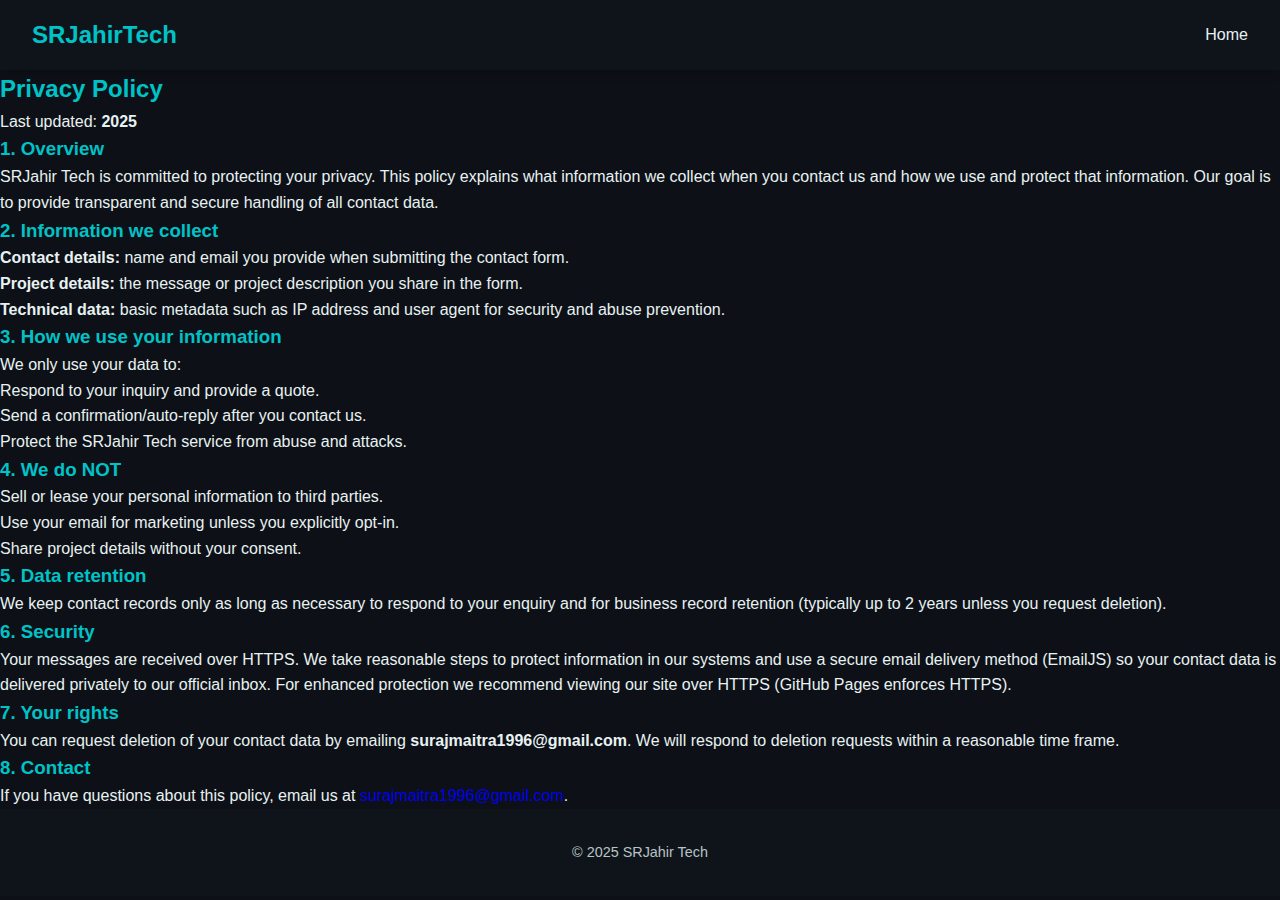
<file: privacy.html>
<!DOCTYPE html>
<html lang="en">
<head>
  <meta charset="utf-8" />
  <meta name="viewport" content="width=device-width,initial-scale=1" />
  <title>Privacy Policy — SRJahir Tech</title>
  <link rel="stylesheet" href="style.css" />
</head>
<body>
  <header class="nav">
    <h1 class="brand">SRJahir<span>Tech</span></h1>
    <nav class="nav-links">
      <a href="index.html">Home</a>
    </nav>
  </header>

  <main class="policy">
    <h2>Privacy Policy</h2>

    <p>Last updated: <strong>2025</strong></p>

    <h3>1. Overview</h3>
    <p>SRJahir Tech is committed to protecting your privacy. This policy explains what information we collect when you contact us and how we use and protect that information. Our goal is to provide transparent and secure handling of all contact data.</p>

    <h3>2. Information we collect</h3>
    <ul>
      <li><strong>Contact details:</strong> name and email you provide when submitting the contact form.</li>
      <li><strong>Project details:</strong> the message or project description you share in the form.</li>
      <li><strong>Technical data:</strong> basic metadata such as IP address and user agent for security and abuse prevention.</li>
    </ul>

    <h3>3. How we use your information</h3>
    <p>We only use your data to:</p>
    <ul>
      <li>Respond to your inquiry and provide a quote.</li>
      <li>Send a confirmation/auto-reply after you contact us.</li>
      <li>Protect the SRJahir Tech service from abuse and attacks.</li>
    </ul>

    <h3>4. We do NOT</h3>
    <ul>
      <li>Sell or lease your personal information to third parties.</li>
      <li>Use your email for marketing unless you explicitly opt-in.</li>
      <li>Share project details without your consent.</li>
    </ul>

    <h3>5. Data retention</h3>
    <p>We keep contact records only as long as necessary to respond to your enquiry and for business record retention (typically up to 2 years unless you request deletion).</p>

    <h3>6. Security</h3>
    <p>Your messages are received over HTTPS. We take reasonable steps to protect information in our systems and use a secure email delivery method (EmailJS) so your contact data is delivered privately to our official inbox. For enhanced protection we recommend viewing our site over HTTPS (GitHub Pages enforces HTTPS).</p>

    <h3>7. Your rights</h3>
    <p>You can request deletion of your contact data by emailing <strong>surajmaitra1996@gmail.com</strong>. We will respond to deletion requests within a reasonable time frame.</p>

    <h3>8. Contact</h3>
    <p>If you have questions about this policy, email us at <a href="mailto:surajmaitra1996@gmail.com">surajmaitra1996@gmail.com</a>.</p>
  </main>

  <footer>
    <p>© 2025 SRJahir Tech</p>
  </footer>
</body>
</html>
</file>
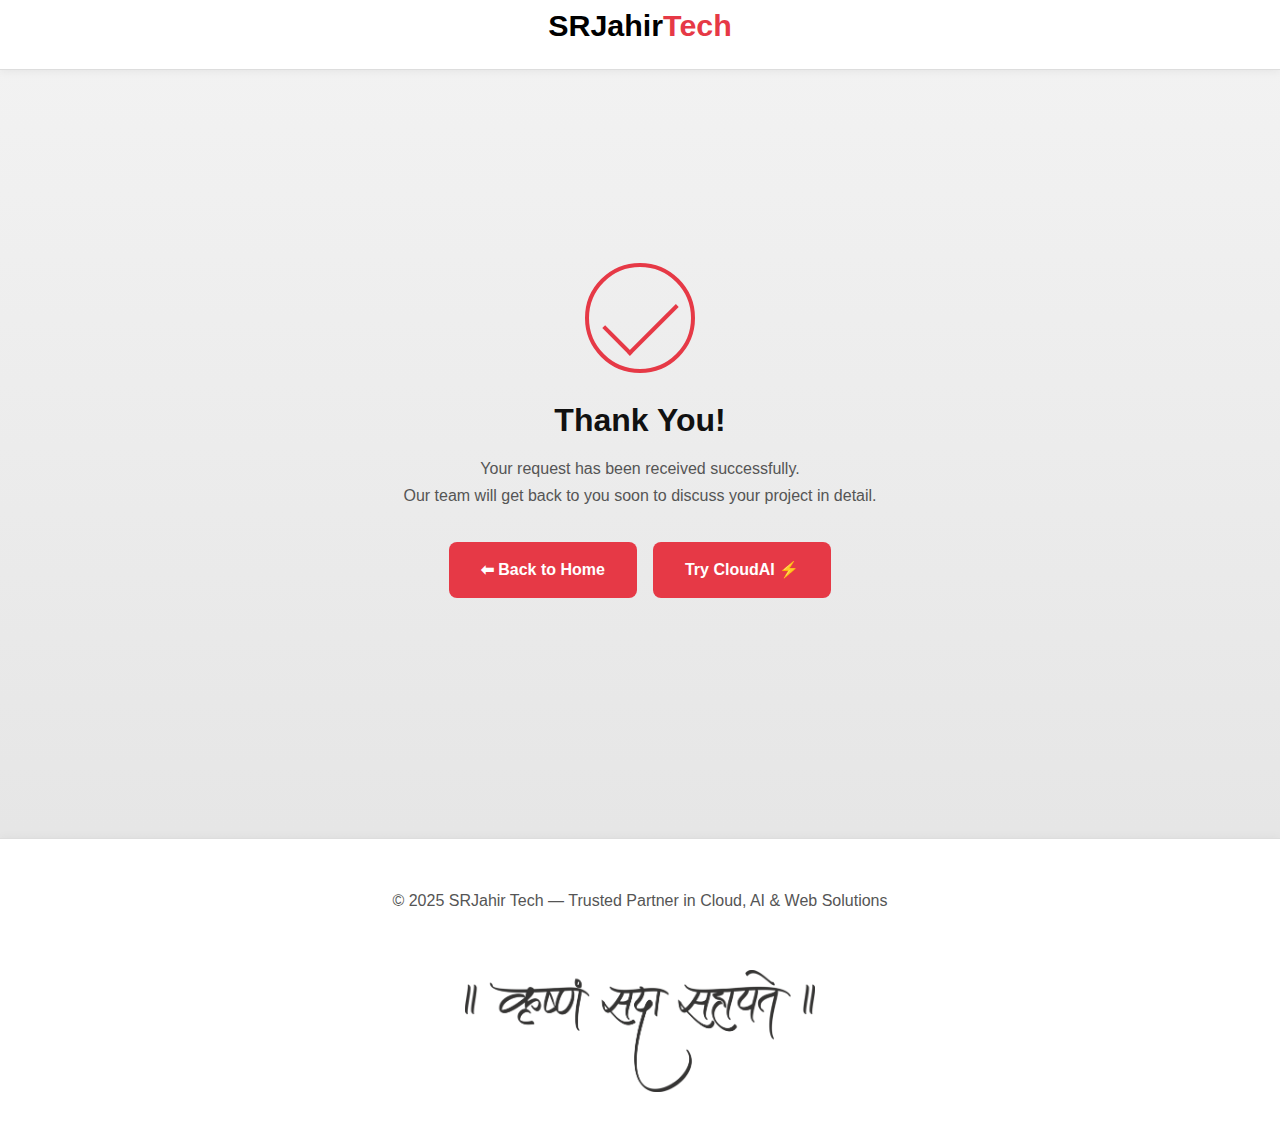
<file: success.html>
<!DOCTYPE html>
<html lang="en">
<head>
  <meta charset="UTF-8" />
  <meta name="viewport" content="width=device-width,initial-scale=1" />
  <meta name="theme-color" content="#ffffff" />
  <title>Request Received — SRJahir Tech</title>
  <link rel="icon" type="image/png" href="logo.png" />
  <link rel="stylesheet" href="assets/css/style.css" />

  <style>
    main {
      display: flex;
      flex-direction: column;
      align-items: center;
      justify-content: center;
      min-height: 80vh;
      text-align: center;
      padding: 2rem 1rem;
    }

    /* Circle + Checkmark */
    .checkmark {
      width: 110px;
      height: 110px;
      border-radius: 50%;
      border: 4px solid #e63946;
      display: flex;
      align-items: center;
      justify-content: center;
      position: relative;
      margin-bottom: 20px;
      animation: pop 0.6s ease forwards;
    }

    .checkmark::after {
      content: "";
      width: 35px;
      height: 65px;
      border-right: 4px solid #e63946;
      border-bottom: 4px solid #e63946;
      transform: rotate(45deg);
      animation: draw 0.6s ease forwards;
    }

    @keyframes draw {
      0% { transform: rotate(45deg) scale(0); opacity: 0; }
      100% { transform: rotate(45deg) scale(1); opacity: 1; }
    }

    @keyframes pop {
      0% { transform: scale(0.7); opacity: 0; }
      100% { transform: scale(1); opacity: 1; }
    }

    h1 {
      color: #111;
      margin-bottom: 0.5rem;
    }

    p {
      color: #555;
      max-width: 550px;
      margin: 0 auto 2rem auto;
    }

    .btns {
      display: flex;
      gap: 1rem;
      justify-content: center;
      flex-wrap: wrap;
    }

    footer {
      margin-top: 3rem;
      text-align: center;
    }
  </style>
</head>

<body>
  <header class="nav">
    <h1>SRJahir<span>Tech</span></h1>
  </header>

  <main>
    <div class="checkmark"></div>
    <h1>Thank You!</h1>
    <p>Your request has been received successfully.<br>
    Our team will get back to you soon to discuss your project in detail.</p>

    <div class="btns">
      <a href="index.html" class="btn">⬅ Back to Home</a>
      <a href="https://cloudai.srjahir.in" target="_blank" class="btn">Try CloudAI ⚡</a>
    </div>
  </main>

  <footer>
    <p>© 2025 SRJahir Tech — Trusted Partner in Cloud, AI & Web Solutions</p>
    <img src="sanskrit.png" alt="Sanskrit Design" class="footer-art" />
  </footer>
</body>
</html>
</file>
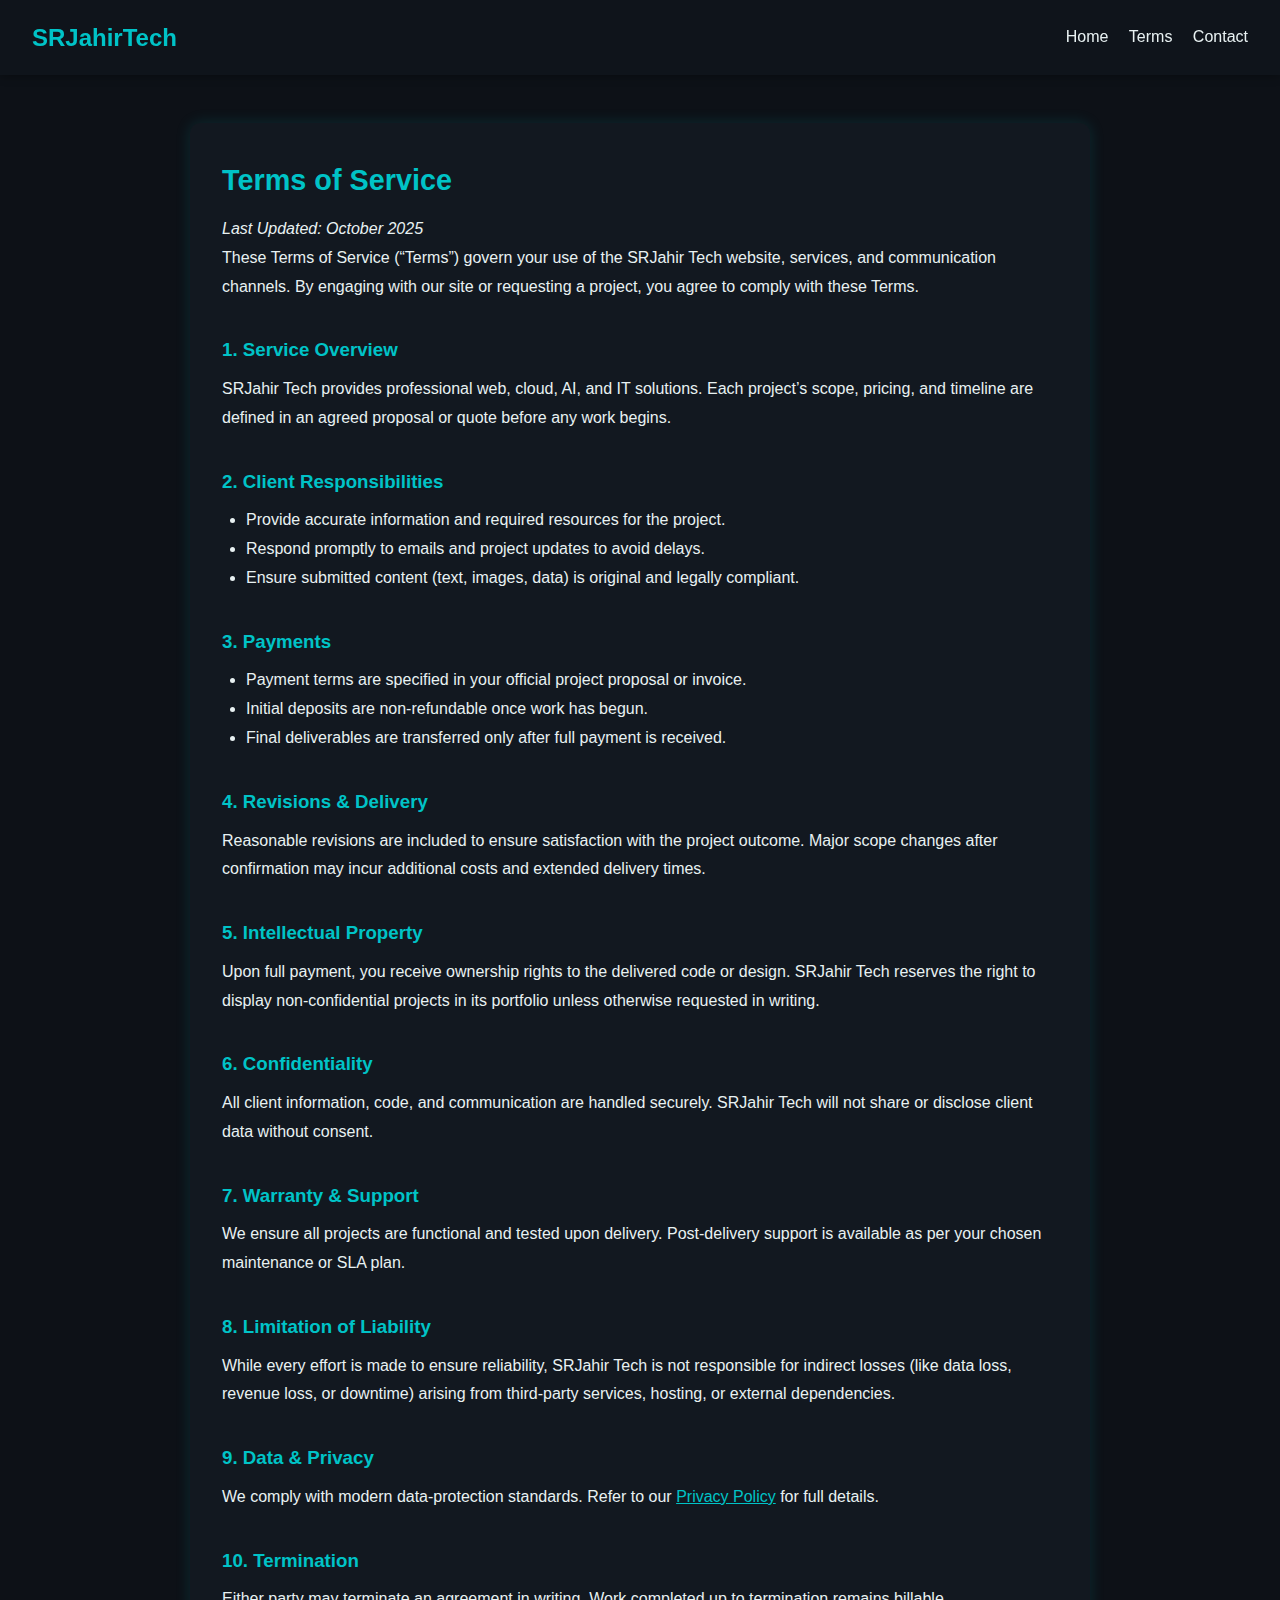
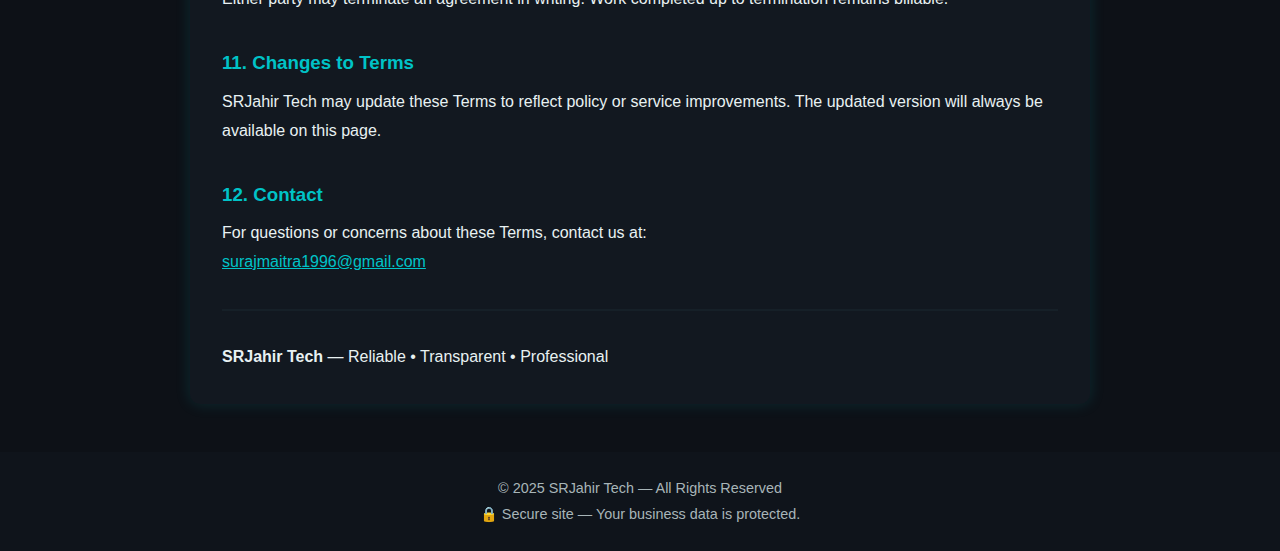
<file: terms.html>
<!DOCTYPE html>
<html lang="en">
<head>
  <meta charset="UTF-8" />
  <meta name="viewport" content="width=device-width,initial-scale=1" />
  <title>Terms of Service — SRJahir Tech</title>
  <link rel="icon" type="image/png" href="favicon.png" />
  <link rel="stylesheet" href="style.css" />

  <style>
    body {
      background: #0d1117;
      color: #e8f1f2;
      line-height: 1.8;
    }
    main.terms {
      max-width: 900px;
      margin: 3rem auto;
      padding: 2rem;
      background: #121820;
      border-radius: 10px;
      box-shadow: 0 0 15px rgba(0,195,199,0.15);
    }
    main.terms h2 {
      color: #00c3c7;
      font-size: 1.8rem;
      margin-bottom: 0.5rem;
    }
    main.terms h3 {
      color: #00c3c7;
      margin-top: 2rem;
      margin-bottom: 0.5rem;
    }
    main.terms a {
      color: #00c3c7;
      text-decoration: underline;
    }
    main.terms ul {
      list-style-type: disc;
      margin: 0.5rem 0 1rem 1.5rem;
      text-align: left;
    }
    footer {
      margin-top: 2rem;
      padding: 1.5rem;
      background: #0f141b;
      text-align: center;
      color: #a8b5b8;
    }
  </style>
</head>

<body>
  <!-- Navbar -->
  <header class="nav">
    <h1>SRJahir<span>Tech</span></h1>
    <nav>
      <a href="index.html">Home</a>
      <a href="#terms">Terms</a>
      <a href="mailto:surajmaitra1996@gmail.com?subject=TOS%20Query">Contact</a>
    </nav>
  </header>

  <!-- Terms Section -->
  <main id="terms" class="terms">
    <h2>Terms of Service</h2>
    <p><em>Last Updated: October 2025</em></p>

    <p>
      These Terms of Service (“Terms”) govern your use of the SRJahir Tech website,
      services, and communication channels. By engaging with our site or requesting a project,
      you agree to comply with these Terms.
    </p>

    <h3>1. Service Overview</h3>
    <p>
      SRJahir Tech provides professional web, cloud, AI, and IT solutions. Each project’s
      scope, pricing, and timeline are defined in an agreed proposal or quote before any work begins.
    </p>

    <h3>2. Client Responsibilities</h3>
    <ul>
      <li>Provide accurate information and required resources for the project.</li>
      <li>Respond promptly to emails and project updates to avoid delays.</li>
      <li>Ensure submitted content (text, images, data) is original and legally compliant.</li>
    </ul>

    <h3>3. Payments</h3>
    <ul>
      <li>Payment terms are specified in your official project proposal or invoice.</li>
      <li>Initial deposits are non-refundable once work has begun.</li>
      <li>Final deliverables are transferred only after full payment is received.</li>
    </ul>

    <h3>4. Revisions & Delivery</h3>
    <p>
      Reasonable revisions are included to ensure satisfaction with the project outcome.
      Major scope changes after confirmation may incur additional costs and extended delivery times.
    </p>

    <h3>5. Intellectual Property</h3>
    <p>
      Upon full payment, you receive ownership rights to the delivered code or design.
      SRJahir Tech reserves the right to display non-confidential projects in its portfolio
      unless otherwise requested in writing.
    </p>

    <h3>6. Confidentiality</h3>
    <p>
      All client information, code, and communication are handled securely.
      SRJahir Tech will not share or disclose client data without consent.
    </p>

    <h3>7. Warranty & Support</h3>
    <p>
      We ensure all projects are functional and tested upon delivery.
      Post-delivery support is available as per your chosen maintenance or SLA plan.
    </p>

    <h3>8. Limitation of Liability</h3>
    <p>
      While every effort is made to ensure reliability, SRJahir Tech is not responsible
      for indirect losses (like data loss, revenue loss, or downtime) arising from
      third-party services, hosting, or external dependencies.
    </p>

    <h3>9. Data & Privacy</h3>
    <p>
      We comply with modern data-protection standards. Refer to our
      <a href="privacy.html">Privacy Policy</a> for full details.
    </p>

    <h3>10. Termination</h3>
    <p>
      Either party may terminate an agreement in writing. Work completed up to termination
      remains billable.
    </p>

    <h3>11. Changes to Terms</h3>
    <p>
      SRJahir Tech may update these Terms to reflect policy or service improvements.
      The updated version will always be available on this page.
    </p>

    <h3>12. Contact</h3>
    <p>
      For questions or concerns about these Terms, contact us at:<br />
      <a href="mailto:surajmaitra1996@gmail.com">surajmaitra1996@gmail.com</a>
    </p>

    <hr style="border:1px solid #162028;margin:2rem 0;" />
    <p><strong>SRJahir Tech</strong> — Reliable • Transparent • Professional</p>
  </main>

  <!-- Footer -->
  <footer>
    <p>© 2025 SRJahir Tech — All Rights Reserved</p>
    <p>🔒 Secure site — Your business data is protected.</p>
  </footer>
</body>
</html>
</file>
<file: style.css>
/* ===== Base ===== */
* {
  margin: 0;
  padding: 0;
  box-sizing: border-box;
  font-family: "Poppins", sans-serif;
}

body {
  background: #0d1117;
  color: #e8f1f2;
  line-height: 1.6;
  overflow-x: hidden;
}

h1, h2, h3, h4 {
  color: #00c3c7;
}

a {
  text-decoration: none;
}

/* ===== Header ===== */
.nav {
  display: flex;
  justify-content: space-between;
  align-items: center;
  padding: 1rem 2rem;
  background: #0f141b;
  position: sticky;
  top: 0;
  z-index: 999;
  box-shadow: 0 0 10px rgba(0, 0, 0, 0.4);
}

.nav h1 {
  font-size: 1.5rem;
  font-weight: 700;
}

.nav span {
  color: #00c3c7;
}

.nav a {
  color: #e8f1f2;
  margin-left: 1rem;
  font-weight: 500;
  transition: 0.3s;
}

.nav a:hover {
  color: #00c3c7;
}

/* ===== Hero ===== */
.hero-content {
  display: flex;
  flex-direction: column;
  align-items: center;
  justify-content: center;
  text-align: center;
  min-height: 90vh;
  padding-top: 4rem;
}

.hero-logo {
  width: 90px;
  height: 90px;
  margin-bottom: 1.5rem;
  animation: fadeInScale 1.5s ease-in-out;
  filter: drop-shadow(0 0 8px #00c3c7);
}

@keyframes fadeInScale {
  0% { transform: scale(0.5); opacity: 0; }
  100% { transform: scale(1); opacity: 1; }
}

.typed-text {
  font-size: 2rem;
  font-weight: 700;
  color: #00c3c7;
  margin-bottom: 1rem;
}

.btn {
  background: #00c3c7;
  color: #001;
  padding: 0.7rem 1.5rem;
  border-radius: 8px;
  text-decoration: none;
  font-weight: 600;
  transition: 0.3s;
}

.btn:hover {
  background: #00a3af;
  transform: scale(1.05);
}

/* ===== Sections ===== */
section {
  padding: 4rem 2rem;
  text-align: center;
}

.cards {
  display: grid;
  gap: 1.5rem;
  grid-template-columns: repeat(auto-fit, minmax(250px, 1fr));
  margin-top: 2rem;
}

.card {
  background: #0f141b;
  padding: 1.5rem;
  border-radius: 10px;
  border: 1px solid #142029;
  box-shadow: 0 0 15px rgba(0, 195, 199, 0.1);
  transition: 0.3s;
}

.card:hover {
  transform: translateY(-5px);
  box-shadow: 0 0 20px rgba(0, 195, 199, 0.25);
}

.card h4 {
  margin-bottom: 0.5rem;
}

/* ===== Contact Form ===== */
.contact form {
  max-width: 600px;
  margin: auto;
  display: flex;
  flex-direction: column;
  gap: 1rem;
}

.contact input,
.contact select,
.contact textarea {
  background: #0b1115;
  border: 1px solid #162028;
  color: #e6f2f3;
  padding: 0.8rem;
  border-radius: 8px;
}

.contact button {
  padding: 0.75rem;
  border-radius: 8px;
  border: 0;
  background: #00c3c7;
  color: #001;
  font-weight: 600;
  cursor: pointer;
  transition: 0.3s;
}

.contact button:hover {
  transform: scale(1.05);
  background: #00a3af;
}

#form-status {
  margin-top: 0.6rem;
  color: #b7dfde;
}

.policy-note {
  font-size: 0.9rem;
  color: #98b9b9;
  margin-top: 0.6rem;
}

/* ===== Footer ===== */
footer {
  background: #0f141b;
  color: #b7c3c4;
  text-align: center;
  padding: 2rem 1rem;
  font-size: 0.9rem;
}

.secure-note {
  font-size: 0.9rem;
  color: #9ee6e7;
  margin-top: 0.5rem;
}

.secure-note a {
  color: #00c3c7;
  text-decoration: underline;
}

.footer-art {
  margin-top: 2rem;
  width: 140px;
  opacity: 0.85;
  filter: drop-shadow(0 0 5px #00c3c7);
}

/* ===== Responsive ===== */
@media(max-width: 600px) {
  .nav {
    flex-direction: column;
    gap: 0.5rem;
  }
  .hero-content {
    padding-top: 3rem;
  }
  .typed-text {
    font-size: 1.5rem;
  }
}
</file>
<file: assets/css/style.css>
* {margin:0;padding:0;box-sizing:border-box;}
html, body {
  min-height:100%;
  overflow-x:hidden;
  scroll-behavior:smooth;
}

body {
  background: linear-gradient(180deg,#f3f3f3,#e1e1e1);
  color:#222;
  font-family:"Poppins",sans-serif;
  line-height:1.7;
}

.background-waves {
  position:fixed;
  top:0;left:0;width:100%;height:100%;
  background: radial-gradient(circle at top left,#fafafa,#e7e7e7);
  z-index:-1;
}

.top-logo {
  display:block;
  margin:20px auto 10px auto;
  width:90px;
}

header.nav {
  text-align:center;
  background:#fff;
  border-bottom:1px solid #ddd;
  padding-bottom:0.6rem;
  box-shadow:0 2px 8px rgba(0,0,0,0.05);
}
header.nav h1 {font-size:1.9rem;color:#000;font-weight:700;}
header.nav h1 span {color:#e63946;}
.menu-bar {
  display:flex;justify-content:center;gap:2rem;margin-top:0.4rem;
}
.menu-bar a {color:#333;text-decoration:none;font-weight:500;}
.menu-bar a:hover {color:#e63946;}

.hero {
  min-height:80vh;
  display:flex;align-items:center;justify-content:center;
  text-align:center;flex-direction:column;padding:2rem 1rem;
}
.hero-text h2 {
  font-size:2.8rem;font-weight:700;color:#111;margin-bottom:1rem;
}
.hero-desc {
  color:#444;max-width:650px;margin:0 auto 2rem auto;
}
.btn {
  display:inline-block;background:#e63946;color:#fff;
  padding:0.9rem 2rem;border-radius:8px;text-decoration:none;
  font-weight:600;transition:all .3s ease;
}
.btn:hover {background:#c62828;transform:translateY(-3px);}

section {padding:4rem 1rem;text-align:center;visibility:visible !important;}
h3 {font-size:2rem;margin-bottom:2rem;color:#111;}
.cards {
  display:grid;gap:1.8rem;grid-template-columns:repeat(auto-fit,minmax(320px,1fr));
  max-width:1100px;margin:0 auto;
}
.card {
  background:#fff;padding:1.8rem;border-radius:12px;
  border:1px solid #eee;box-shadow:0 3px 12px rgba(0,0,0,0.05);
  transition:all .3s ease;
}
.card:hover {transform:translateY(-5px);border-color:#e63946;}

form {
  display:flex;flex-direction:column;max-width:500px;
  margin:0 auto;gap:1rem;
}
input,select,textarea {
  background:#fff;border:1px solid #ccc;color:#333;
  padding:0.9rem;border-radius:8px;outline:none;
}
input:focus,select:focus,textarea:focus {
  border-color:#e63946;box-shadow:0 0 0 2px rgba(230,57,70,0.15);
}
button {
  background:#e63946;color:#fff;border:none;padding:0.9rem;
  border-radius:8px;cursor:pointer;font-weight:600;
}
button:hover {background:#c62828;}

footer {
  background:#fff;text-align:center;padding:3rem 1rem;
  border-top:1px solid #ddd;
  box-shadow:0 -2px 8px rgba(0,0,0,0.03);
}
.footer-art {
  margin-top:1.5rem;width:350px;opacity:.95;
}


/* ---------- Project Logo Enhancements ---------- */
.project-link {
  text-decoration: none;
  color: inherit;
  display: flex;
  flex-direction: column;
  align-items: center;
  transition: transform 0.4s ease, filter 0.4s ease;
}

.project-logo {
  width: 90px;
  height: 90px;
  object-fit: contain;
  margin-bottom: 12px;
  filter: drop-shadow(0 4px 8px rgba(0,0,0,0.1));
  transition: all 0.4s ease;
}

.project-link:hover .project-logo {
  transform: scale(1.08) rotate(4deg);
  filter: drop-shadow(0 6px 10px rgba(230,57,70,0.35));
}

.project-link h4 {
  font-size: 1.1rem;
  color: #111;
  font-weight: 600;
  margin-top: 6px;
  transition: color 0.3s ease;
}

.project-link:hover h4 {
  color: #e63946;
}

.visit-btn {
  display: inline-block;
  margin-top: 10px;
  color: #007bff;
  text-decoration: underline;
  font-weight: 600;
  transition: color 0.3s ease;
}

.visit-btn:hover {
  color: #e63946;
}
</file>
